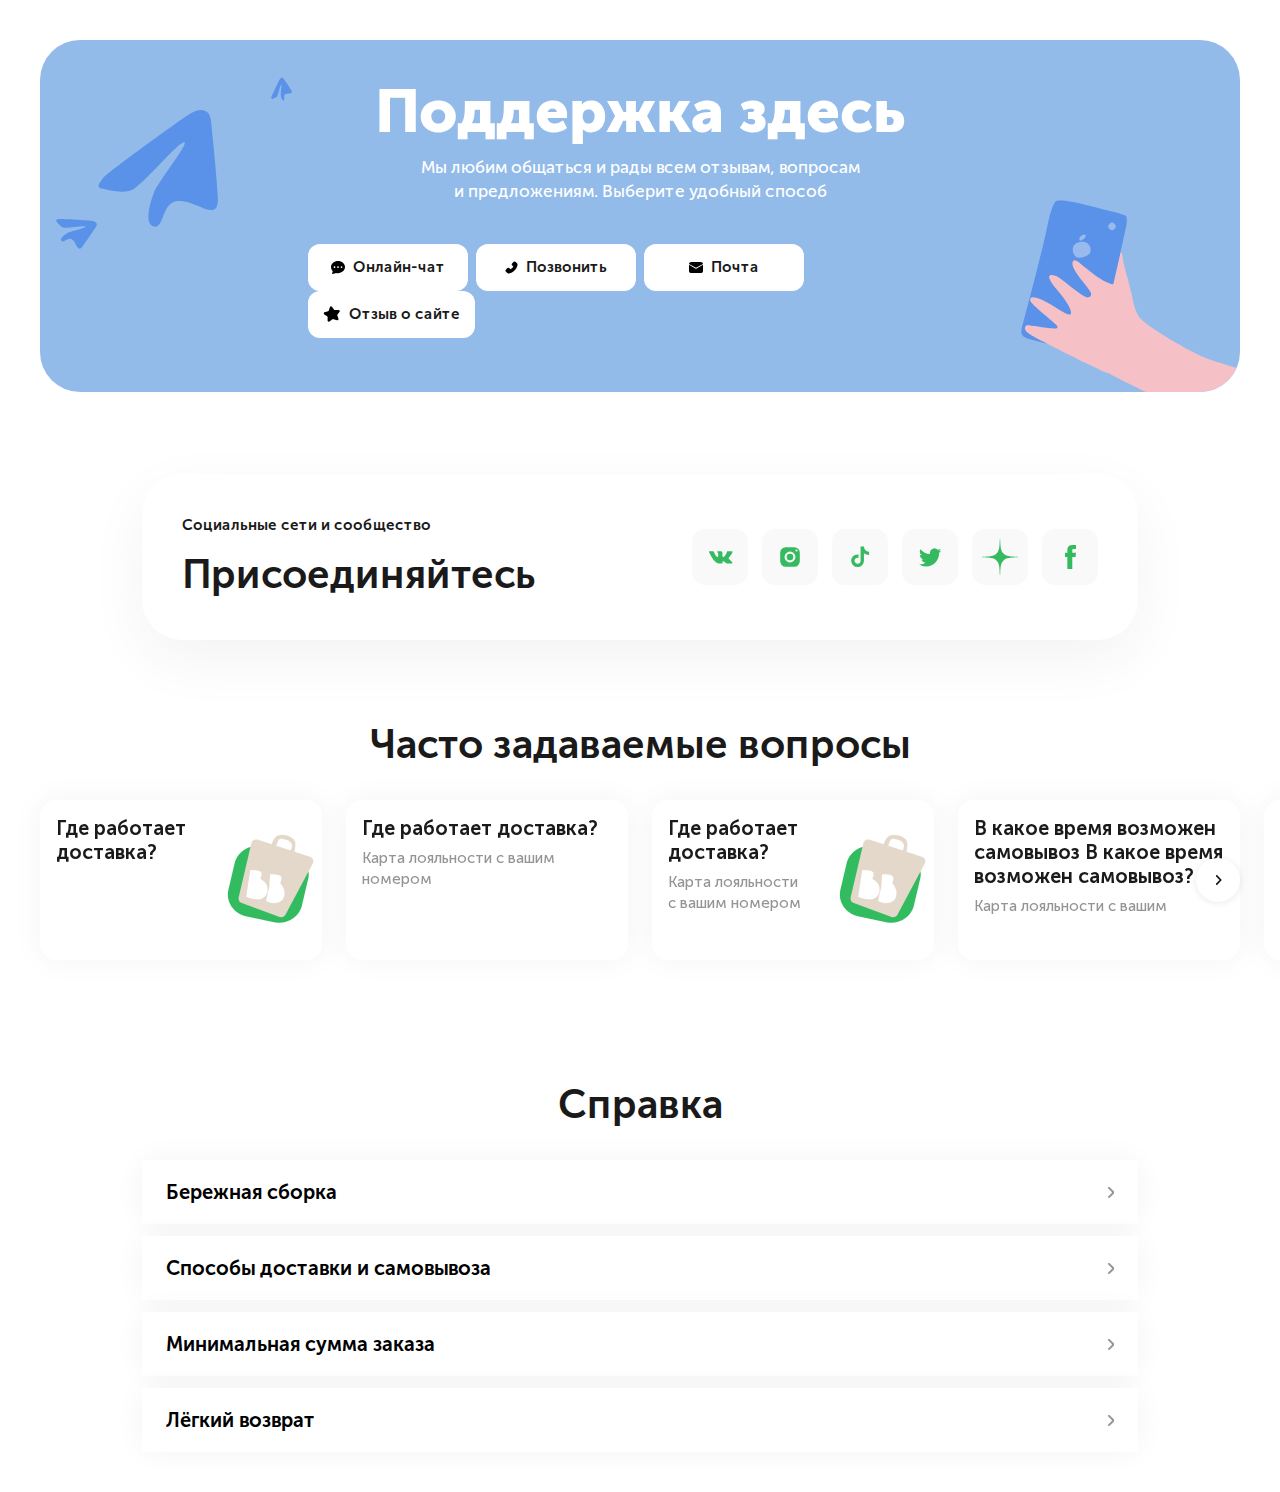
<file: app/index.html>
<!DOCTYPE html>
<html lang="ru" class="page">

<head>
  <meta charset="UTF-8">
  <meta name="viewport" content="width=device-width, initial-scale=1.0">
  <!--<link rel="shortcut icon" href="favicon.ico" type="image/x-icon">-->
  <meta http-equiv="X-UA-Compatible" content="ie=edge">
  <meta name="theme-color" content="#111111">
  <title>MaxGraph New Site</title>
  <link rel="stylesheet" href="css/vendor.css">
  <link rel="stylesheet" href="css/main.css">
  <script defer src="js/main.js"></script>
</head>

<body class="page__body">
  <div class="site-container">
    <main class="main">
      <div class="container">
        <section class="hero">
          <div class="hero__content">
            <h1 class="hero__title">Поддержка здесь</h1>
            <p class="hero__descr">
              Мы любим общаться и рады всем отзывам, вопросам
              и предложениям. Выберите удобный способ
            </p>
            <div class="hero__buttons">
              <a href="#" class="hero__btn">
                <svg class="hero__icon hero__icon-1">
                  <use xlink:href="img/sprite.svg#icon-message">
                    <use />
                </svg>
                Онлайн-чат
              </a>
              <a href="#" class="hero__btn">
                <svg class="hero__icon hero__icon-2">
                  <use xlink:href="img/sprite.svg#icon-phone">
                    <use />
                </svg>
                Позвонить
              </a>
              <a href="#" class="hero__btn">
                <svg class="hero__icon hero__icon-3">
                  <use xlink:href="img/sprite.svg#icon-mail">
                    <use />
                </svg>
                Почта
              </a>
              <a href="#" class="hero__btn">
                <svg class="hero__icon hero__icon-4">
                  <use xlink:href="img/sprite.svg#icon-star">
                    <use />
                </svg>
                Отзыв о сайте
              </a>
            </div>
          </div>
        </section>
        <section class="block">
          <div class="block__left">
            <h2 class="block__sub-title">Социальные сети и сообщество</h2>
            <p class="block__title title">Присоединяйтесь</p>
          </div>
          <div class="block__right">
            <ul class="socials list-reset">
              <li class="social">
                <a class="social__link" href="#">
                  <svg class="social__svg social__svg-1">
                    <use xlink:href="img/sprite.svg#icon-vk">
                      <use />
                  </svg>
                </a>
              </li>
              <li class="social">
                <a class="social__link" href="#">
                  <svg class="social__svg social__svg-2">
                    <use xlink:href="img/sprite.svg#icon-inst">
                      <use />
                  </svg>
                </a>
              </li>
              <li class="social">
                <a class="social__link" href="#">
                  <svg class="social__svg social__svg-3">
                    <use xlink:href="img/sprite.svg#icon-music">
                      <use />
                  </svg>
                </a>
              </li>
              <li class="social">
                <a class="social__link" href="#">
                  <svg class="social__svg social__svg-4">
                    <use xlink:href="img/sprite.svg#icon-twitter">
                      <use />
                  </svg>
                </a>
              </li>
              <li class="social">
                <a class="social__link" href="#">
                  <svg class="social__svg social__svg-5">
                    <use xlink:href="img/sprite.svg#icon-dzen">
                      <use />
                  </svg>
                </a>
              </li>
              <li class="social">
                <a class="social__link" href="#">
                  <svg class="social__svg social__svg-6">
                    <use xlink:href="img/sprite.svg#icon-fb">
                      <use />
                  </svg>
                </a>
              </li>
            </ul>
          </div>
        </section>
      </div>
      <section class="slider">
        <div class="container">
          <h2 class="slider__title title">Часто задаваемые вопросы</h2>
          <div class="swiper">
            <div class="swiper-wrapper">
              <div class="swiper-slide">
                <div class="card">
                  <div class="card__left">
                    <div class="card__title">Где работает доставка?</div>
                  </div>
                  <div class="card__right">
                    <img src="img/main-page/slider/slider-img.png" alt="icon" class="card__img">
                  </div>
                </div>
              </div>
              <div class="swiper-slide">
                <div class="card">
                  <div class="card__left">
                    <div class="card__title">Где работает доставка?</div>
                    <div class="card__text">Карта лояльности с вашим номером </div>
                  </div>
                </div>
              </div>
              <div class="swiper-slide">
                <div class="card">
                  <div class="card__left">
                    <div class="card__title">Где работает доставка?</div>
                    <div class="card__text">Карта лояльности с вашим номером </div>
                  </div>
                  <div class="card__right">
                    <img src="img/main-page/slider/slider-img.png" alt="icon" class="card__img">
                  </div>
                </div>
              </div>
              <div class="swiper-slide">
                <div class="card">
                  <div class="card__left">
                    <div class="card__title">В какое время возможен самовывоз В какое время возможен самовывоз?</div>
                    <div class="card__text">Карта лояльности с вашим </div>
                  </div>
                </div>
              </div>
              <div class="swiper-slide">
                <div class="card">
                  <div class="card__left">
                    <div class="card__title">Где работает доставка?</div>
                  </div>
                  <div class="card__right">
                    <img src="img/main-page/slider/slider-img.png" alt="icon" class="card__img">
                  </div>
                </div>
              </div>
              <div class="swiper-slide">
                <div class="card">
                  <div class="card__left">
                    <div class="card__title">Где работает доставка?</div>
                    <div class="card__text">Карта лояльности с вашим номером </div>
                  </div>
                </div>
              </div>
              <div class="swiper-slide">
                <div class="card">
                  <div class="card__left">
                    <div class="card__title">Где работает доставка?</div>
                    <div class="card__text">Карта лояльности с вашим номером </div>
                  </div>
                  <div class="card__right">
                    <img src="img/main-page/slider/slider-img.png" alt="icon" class="card__img">
                  </div>
                </div>
              </div>
              <div class="swiper-slide">
                <div class="card">
                  <div class="card__left">
                    <div class="card__title">В какое время возможен самовывоз В какое время возможен самовывоз?</div>
                    <div class="card__text">Карта лояльности с вашим </div>
                  </div>
                </div>
              </div>
              <div class="swiper-slide">
                <div class="card">
                  <div class="card__left">
                    <div class="card__title">Где работает доставка?</div>
                  </div>
                  <div class="card__right">
                    <img src="img/main-page/slider/slider-img.png" alt="icon" class="card__img">
                  </div>
                </div>
              </div>
              <div class="swiper-slide">
                <div class="card">
                  <div class="card__left">
                    <div class="card__title">Где работает доставка?</div>
                    <div class="card__text">Карта лояльности с вашим номером </div>
                  </div>
                </div>
              </div>
              <div class="swiper-slide">
                <div class="card">
                  <div class="card__left">
                    <div class="card__title">Где работает доставка?</div>
                    <div class="card__text">Карта лояльности с вашим номером </div>
                  </div>
                  <div class="card__right">
                    <img src="img/main-page/slider/slider-img.png" alt="icon" class="card__img">
                  </div>
                </div>
              </div>
              <div class="swiper-slide">
                <div class="card">
                  <div class="card__left">
                    <div class="card__title">В какое время возможен самовывоз В какое время возможен самовывоз?</div>
                    <div class="card__text">Карта лояльности с вашим </div>
                  </div>
                </div>
              </div>
              <div class="swiper-slide">
                <div class="card">
                  <div class="card__left">
                    <div class="card__title">Где работает доставка?</div>
                  </div>
                  <div class="card__right">
                    <img src="img/main-page/slider/slider-img.png" alt="icon" class="card__img">
                  </div>
                </div>
              </div>
              <div class="swiper-slide">
                <div class="card">
                  <div class="card__left">
                    <div class="card__title">Где работает доставка?</div>
                    <div class="card__text">Карта лояльности с вашим номером </div>
                  </div>
                </div>
              </div>
              <div class="swiper-slide">
                <div class="card">
                  <div class="card__left">
                    <div class="card__title">Где работает доставка?</div>
                    <div class="card__text">Карта лояльности с вашим номером </div>
                  </div>
                  <div class="card__right">
                    <img src="img/main-page/slider/slider-img.png" alt="icon" class="card__img">
                  </div>
                </div>
              </div>
              <div class="swiper-slide">
                <div class="card">
                  <div class="card__left">
                    <div class="card__title">В какое время возможен самовывоз В какое время возможен самовывоз?</div>
                    <div class="card__text">Карта лояльности с вашим </div>
                  </div>
                </div>
              </div>
              <div class="swiper-slide">
                <div class="card">
                  <div class="card__left">
                    <div class="card__title">Где работает доставка?</div>
                  </div>
                  <div class="card__right">
                    <img src="img/main-page/slider/slider-img.png" alt="icon" class="card__img">
                  </div>
                </div>
              </div>
              <div class="swiper-slide">
                <div class="card">
                  <div class="card__left">
                    <div class="card__title">Где работает доставка?</div>
                    <div class="card__text">Карта лояльности с вашим номером </div>
                  </div>
                </div>
              </div>
              <div class="swiper-slide">
                <div class="card">
                  <div class="card__left">
                    <div class="card__title">Где работает доставка?</div>
                    <div class="card__text">Карта лояльности с вашим номером </div>
                  </div>
                  <div class="card__right">
                    <img src="img/main-page/slider/slider-img.png" alt="icon" class="card__img">
                  </div>
                </div>
              </div>
              <div class="swiper-slide">
                <div class="card">
                  <div class="card__left">
                    <div class="card__title">В какое время возможен самовывоз В какое время возможен самовывоз?</div>
                    <div class="card__text">Карта лояльности с вашим </div>
                  </div>
                </div>
              </div>
              <div class="swiper-slide">
                <div class="card">
                  <div class="card__left">
                    <div class="card__title">Где работает доставка?</div>
                  </div>
                  <div class="card__right">
                    <img src="img/main-page/slider/slider-img.png" alt="icon" class="card__img">
                  </div>
                </div>
              </div>
              <div class="swiper-slide">
                <div class="card">
                  <div class="card__left">
                    <div class="card__title">Где работает доставка?</div>
                    <div class="card__text">Карта лояльности с вашим номером </div>
                  </div>
                </div>
              </div>
              <div class="swiper-slide">
                <div class="card">
                  <div class="card__left">
                    <div class="card__title">Где работает доставка?</div>
                    <div class="card__text">Карта лояльности с вашим номером </div>
                  </div>
                  <div class="card__right">
                    <img src="img/main-page/slider/slider-img.png" alt="icon" class="card__img">
                  </div>
                </div>
              </div>
              <div class="swiper-slide">
                <div class="card">
                  <div class="card__left">
                    <div class="card__title">В какое время возможен самовывоз В какое время возможен самовывоз?</div>
                    <div class="card__text">Карта лояльности с вашим </div>
                  </div>
                </div>
              </div>
            </div>
            <div class="swiper-button-next"></div>
            <div class="swiper-button-prev"></div>
          </div>
        </div>
      </section>
      <div class="container">
        <section class="accordion">
          <h2 class="accordion__title title">Справка</h2>
          <div class="accordion__box">
            <button class="accordion__btn" type="button" aria-label="открвыть подробную информацию">
              Бережная сборка
            </button>
            <div class="accordion__content">
              <p class="accordion__text">
                Это карта лояльности с вашим номером покупат Это карта лояльности с вашим номером покупат
              </p>
            </div>
          </div>
          <div class="accordion__box">
            <button class="accordion__btn" type="button" aria-label="открвыть подробную информацию">
              Способы доставки и самовывоза
            </button>
            <div class="accordion__content">
              <p class="accordion__text">
                Это карта лояльности с вашим номером покупат Это карта <br> лояльности с вашим номером покупат
              </p>
            </div>
          </div>
          <div class="accordion__box">
            <button class="accordion__btn" type="button" aria-label="открвыть подробную информацию">
              Минимальная сумма заказа
            </button>
            <div class="accordion__content">
              <p class="accordion__text">
                Это карта лояльности с вашим номером покупат Это карта лояльности с вашим номером покупат
              </p>
            </div>
          </div>
          <div class="accordion__box">
            <button class="accordion__btn" type="button" aria-label="открвыть подробную информацию">
              Лёгкий возврат
            </button>
            <div class="accordion__content">
              <p class="accordion__text">
                Это карта лояльности с вашим номером покупат Это карта <br> лояльности с вашим номером покупат
              </p>
            </div>
          </div>
        </section>
      </div>
    </main>
  </div>
</body>

</html>
</file>
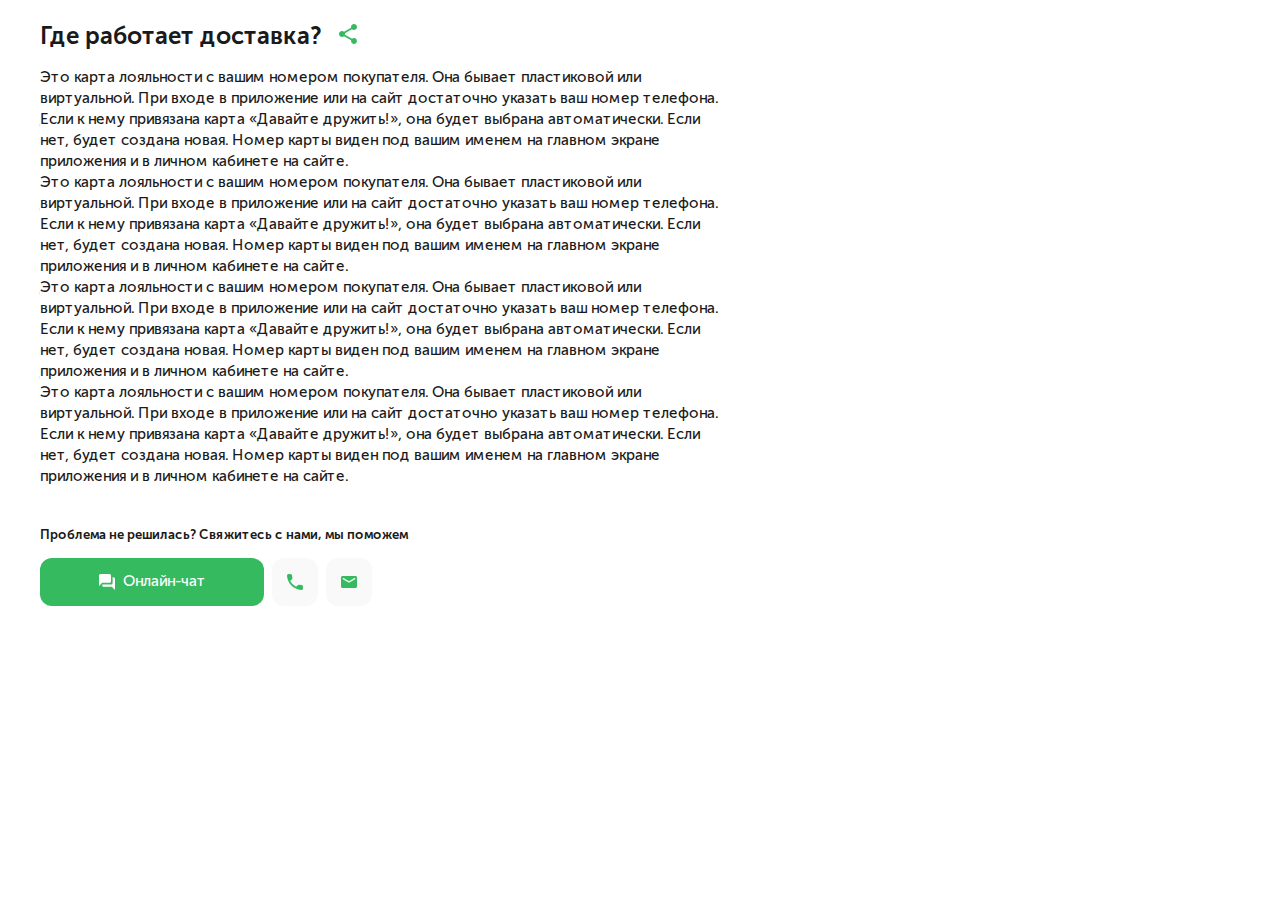
<file: app/article.html>
<!DOCTYPE html>
<html lang="ru" class="page">

<head>
  <meta charset="UTF-8">
  <meta name="viewport" content="width=device-width, initial-scale=1.0">
  <!--<link rel="shortcut icon" href="favicon.ico" type="image/x-icon">-->
  <meta http-equiv="X-UA-Compatible" content="ie=edge">
  <meta name="theme-color" content="#111111">
  <title>MaxGraph New Site</title>
  <link rel="stylesheet" href="css/vendor.css">
  <link rel="stylesheet" href="css/main.css">
  <script defer src="js/main.js"></script>
</head>

<body class="page__body">
  <div class="site-container">
    <main class="article">
      <div class="container article__container">
        <div class="article__wrap">
          <div class="article__head">
            <h1 class="article__title">Где работает доставка?</h1>
            <a class="article__share" href="#">
              <svg class="article__head-svg">
                <use xlink:href="img/sprite.svg#icon-share">
                  <use />
              </svg>
            </a>
          </div>
          <div class="article__content">
            <p>Это карта лояльности с вашим номером покупателя. Она бывает пластиковой или виртуальной. При входе в
              приложение или на сайт достаточно указать ваш номер телефона. Если к нему привязана карта «Давайте
              дружить!»,
              она будет выбрана автоматически. Если нет, будет создана новая. Номер карты виден под вашим именем на
              главном
              экране приложения и в личном кабинете на сайте.
            <p>
              Это карта лояльности с вашим номером покупателя. Она бывает пластиковой или виртуальной. При входе в
              приложение или на сайт достаточно указать ваш номер телефона. Если к нему привязана карта «Давайте
              дружить!»,
              она будет выбрана автоматически. Если нет, будет создана новая. Номер карты виден под вашим именем на
              главном
              экране приложения и в личном кабинете на сайте.
            </p>
            <p>
              Это карта лояльности с вашим номером покупателя. Она бывает пластиковой или виртуальной. При входе в
              приложение или на сайт достаточно указать ваш номер телефона. Если к нему привязана карта «Давайте
              дружить!»,
              она будет выбрана автоматически. Если нет, будет создана новая. Номер карты виден под вашим именем на
              главном
              экране приложения и в личном кабинете на сайте.
            </p>
            <p>Это карта лояльности с вашим номером покупателя. Она бывает пластиковой или виртуальной. При входе в
              приложение или на сайт достаточно указать ваш номер телефона. Если к нему привязана карта «Давайте
              дружить!»,
              она будет выбрана автоматически. Если нет, будет создана новая. Номер карты виден под вашим именем на
              главном
              экране приложения и в личном кабинете на сайте.</p>
            </p>
          </div>
          <div class="article__support">
            <h2 class="article__sub-title">Проблема не решилась? Свяжитесь с нами, мы поможем</h2>
            <div class="article__buttons">
              <a class="article__button green" href="#">
                <svg class="article__svg article__svg-1">
                  <use xlink:href="img/sprite.svg#icon-chat">
                    <use />
                </svg>
                Онлайн-чат
              </a>
              <a class="article__button grey" href="#">
                <svg class="article__svg article__svg-2">
                  <use xlink:href="img/sprite.svg#icon-phone-article">
                    <use />
                </svg>
              </a>
              <a class="article__button grey" href="#">
                <svg class="article__svg article__svg-3">
                  <use xlink:href="img/sprite.svg#icon-message-article">
                    <use />
                </svg>
              </a>
            </div>
          </div>
        </div>
      </div>
    </main>
  </div>
</body>

</html>
</file>
<file: app/css/main.css>
/* stylelint-disable */
/* stylelint-disable */
/* stylelint-disable */
.custom-checkbox__field:checked + .custom-checkbox__content::after {
  opacity: 1;
}

.custom-checkbox__field:focus + .custom-checkbox__content::before {
  outline: 2px solid #f00;
  outline-offset: 2px;
}

.custom-checkbox__field:disabled + .custom-checkbox__content {
  opacity: 0.4;
  pointer-events: none;
}

/* stylelint-disable */
/* stylelint-disable */
@font-face {
  font-family: "Museo-Sans";
  src: url("../fonts/../fonts/MuseoSansCyrl-300.woff2") format("woff2");
  font-weight: 300;
  font-display: swap;
  font-style: normal;
}
@font-face {
  font-family: "Museo-Sans";
  src: url("../fonts/../fonts/MuseoSansCyrl-500.woff2") format("woff2");
  font-weight: 500;
  font-display: swap;
  font-style: normal;
}
@font-face {
  font-family: "Museo-Sans";
  src: url("../fonts/../fonts/MuseoSansCyrl-700.woff2") format("woff2");
  font-weight: 700;
  font-display: swap;
  font-style: normal;
}
@font-face {
  font-family: "Museo-Sans";
  src: url("../fonts/../fonts/MuseoSansCyrl-900.woff2") format("woff2");
  font-weight: 900;
  font-display: swap;
  font-style: normal;
}
html {
  font-size: 10px;
  -webkit-box-sizing: border-box;
  box-sizing: border-box;
}

*,
*::before,
*::after {
  -webkit-box-sizing: inherit;
  box-sizing: inherit;
}

body {
  font-family: "Museo-Sans";
  font-size: 1.5rem;
  color: #1a1a1a;
}

.container {
  max-width: 1280px;
  padding: 0 40px;
  margin: 0 auto;
}
@media (max-width: 768px) {
  .container {
    max-width: 1240px;
    padding: 0 20px;
  }
}

.main {
  padding: 40px 0;
}

.list-reset {
  list-style: none;
  padding: 0;
  margin: 0;
}

.title {
  font-weight: 600;
  font-size: 4rem;
  line-height: 120%;
}
@media (max-width: 1023px) {
  .title {
    font-size: 3.2rem;
  }
}
@media (max-width: 768px) {
  .title {
    font-size: 2.6rem;
  }
}
@media (max-width: 480px) {
  .title {
    font-size: 2.2rem;
  }
}

.hero {
  position: relative;
  background: #93bbea;
  border-radius: 40px;
  padding: 40px 40px 54px 40px;
  margin-bottom: 82px;
  text-align: center;
  overflow: hidden;
}
@media (max-width: 768px) {
  .hero {
    padding: 30px;
  }
}
@media (max-width: 480px) {
  .hero {
    margin-bottom: 40px;
  }
}
.hero::before {
  content: "";
  position: absolute;
  left: 0;
  top: 37px;
  width: 275px;
  height: 175px;
  background-image: url("../img/main-page/hero/airplans.svg");
  background-position: center;
  background-repeat: no-repeat;
  background-size: 275px 175px;
}
@media (max-width: 992px) {
  .hero::before {
    opacity: 0.7;
  }
}
@media (max-width: 480px) {
  .hero::before {
    content: none;
  }
}
.hero::after {
  content: "";
  position: absolute;
  right: 0;
  bottom: 0;
  width: 278px;
  height: 226px;
  background-image: url("../img/main-page/hero/hand.svg");
  background-position: center;
  background-repeat: no-repeat;
  background-size: 278px 226px;
}
@media (max-width: 992px) {
  .hero::after {
    opacity: 0.7;
  }
}
@media (max-width: 480px) {
  .hero::after {
    content: none;
  }
}

.hero__content {
  position: relative;
  z-index: 1;
}

.hero__title {
  margin: 0;
  margin-bottom: 4px;
  color: #ffffff;
  font-weight: 900;
  font-size: 6rem;
  line-height: 120%;
}
@media (max-width: 1023px) {
  .hero__title {
    font-size: 5rem;
  }
}
@media (max-width: 768px) {
  .hero__title {
    font-size: 4rem;
  }
}
@media (max-width: 480px) {
  .hero__title {
    font-size: 2.8rem;
  }
}

.hero__descr {
  margin: 0 auto;
  margin-bottom: 40px;
  color: #ffffff;
  font-size: 1.7rem;
  line-height: 140%;
  max-width: 535px;
}
@media (max-width: 480px) {
  .hero__descr {
    margin-bottom: 20px;
  }
}

.hero__buttons {
  display: -webkit-box;
  display: -ms-flexbox;
  display: flex;
  -webkit-box-align: center;
  -ms-flex-align: center;
  align-items: center;
  max-width: 664px;
  margin: 0 auto;
  -ms-flex-wrap: wrap;
  flex-wrap: wrap;
}

.hero__btn {
  min-width: 160px;
  font-weight: 600;
  display: -webkit-inline-box;
  display: -ms-inline-flexbox;
  display: inline-flex;
  -webkit-box-align: center;
  -ms-flex-align: center;
  align-items: center;
  -webkit-box-pack: center;
  -ms-flex-pack: center;
  justify-content: center;
  color: inherit;
  text-decoration: none;
  padding: 15px;
  background: #ffffff;
  border-radius: 12px;
  -webkit-transition: color 0.3s ease, background 0.3s ease;
  -o-transition: color 0.3s ease, background 0.3s ease;
  transition: color 0.3s ease, background 0.3s ease;
}
@media (max-width: 850px) {
  .hero__btn {
    width: 49%;
    margin: 0;
    margin-bottom: 10px;
  }
  .hero__btn:nth-child(odd) {
    margin-right: 10px;
  }
}
@media (min-width: 851px) {
  .hero__btn:not(:last-child) {
    margin-right: 8px;
  }
}
@media (max-width: 600px) {
  .hero__btn {
    width: 100%;
  }
  .hero__btn:nth-child(odd) {
    margin-right: 0;
  }
}
.hero__btn:hover {
  color: #ffffff;
  background: #699dd8;
}
.hero__btn:hover .hero__icon {
  fill: #ffffff;
}
.hero__btn:active {
  color: #ffffff;
  background: #4c8cd4;
}
.hero__btn:active .hero__icon {
  fill: #ffffff;
}

.hero__icon {
  margin-right: 8px;
  -webkit-transition: fill 0.3s ease;
  -o-transition: fill 0.3s ease;
  transition: fill 0.3s ease;
}
.hero__icon-1 {
  width: 14px;
  height: 13px;
}
.hero__icon-2 {
  width: 13px;
  height: 13px;
}
.hero__icon-3 {
  width: 14px;
  height: 11px;
}
.hero__icon-4 {
  width: 18px;
  height: 16px;
  margin-bottom: 1px;
}

.block {
  max-width: 996px;
  margin: 0 auto;
  padding: 42px 40px;
  -webkit-box-shadow: 0px 20px 60px rgba(26, 26, 26, 0.05);
  box-shadow: 0px 20px 60px rgba(26, 26, 26, 0.05);
  border-radius: 40px;
  margin-bottom: 80px;
}
@media (min-width: 961px) {
  .block {
    display: -webkit-box;
    display: -ms-flexbox;
    display: flex;
    -webkit-box-align: center;
    -ms-flex-align: center;
    align-items: center;
    -webkit-box-pack: justify;
    -ms-flex-pack: justify;
    justify-content: space-between;
  }
}
@media (max-width: 600px) {
  .block {
    padding: 40px 20px;
    margin-bottom: 40px;
  }
}

@media (max-width: 960px) {
  .block__right {
    margin-top: 40px;
  }
}

.block__sub-title {
  margin: 0;
  font-weight: 600;
  font-size: 1.5rem;
  line-height: 120%;
}

.block__title {
  margin: 0;
  margin-top: 16px;
}

.socials {
  display: -webkit-box;
  display: -ms-flexbox;
  display: flex;
  -webkit-box-align: center;
  -ms-flex-align: center;
  align-items: center;
  -ms-flex-wrap: wrap;
  flex-wrap: wrap;
  -webkit-box-pack: center;
  -ms-flex-pack: center;
  justify-content: center;
}
@media (min-width: 601px) {
  .socials {
    -webkit-box-pack: justify;
    -ms-flex-pack: justify;
    justify-content: space-between;
  }
}

.social {
  -webkit-box-flex: 0;
  -ms-flex: 0 0 56px;
  flex: 0 0 56px;
  width: 56px;
  height: 56px;
}
@media (min-width: 601px) {
  .social:not(:last-child) {
    margin-right: 14px;
  }
}
@media (max-width: 600px) {
  .social {
    margin-bottom: 20px;
    margin-right: 10px;
    margin-left: 10px;
  }
}

.social__link {
  width: 100%;
  height: 100%;
  display: -webkit-box;
  display: -ms-flexbox;
  display: flex;
  -webkit-box-align: center;
  -ms-flex-align: center;
  align-items: center;
  -webkit-box-pack: center;
  -ms-flex-pack: center;
  justify-content: center;
  background-color: #f9f9f9;
  border-radius: 13px;
  padding: 10px;
  -webkit-transition: background 0.3s ease;
  -o-transition: background 0.3s ease;
  transition: background 0.3s ease;
}
.social__link:hover {
  background-color: #ececec;
}
.social__link:hover .social__svg {
  fill: #42c86b;
}
.social__link:active {
  background-color: #e0e0e0;
}
.social__link:active .social__svg {
  fill: #55ce7b;
}

.social__svg {
  display: block;
  fill: #36ba5f;
  -webkit-transition: fill 0.3s ease;
  -o-transition: fill 0.3s ease;
  transition: fill 0.3s ease;
}
.social__svg-1 {
  width: 25px;
  height: 13px;
}
.social__svg-2 {
  width: 20px;
  height: 20px;
}
.social__svg-3 {
  width: 19px;
  height: 22px;
}
.social__svg-4 {
  width: 23px;
  height: 19px;
}
.social__svg-5 {
  width: 36px;
  height: 36px;
}
.social__svg-6 {
  width: 11px;
  height: 24px;
}

.slider {
  overflow: hidden;
  padding-bottom: 80px;
}
@media (max-width: 600px) {
  .slider {
    padding-bottom: 40px;
  }
}
@media (max-width: 480px) {
  .slider {
    padding-bottom: 20px;
  }
}
.slider .container {
  overflow: hidden;
  padding-bottom: 40px;
}

.slider__title {
  margin: 0;
  margin-bottom: 32px;
  text-align: center;
}

.swiper {
  overflow: visible;
}

.swiper-slide {
  width: 282px;
  display: inline-block;
}
@media (max-width: 480px) {
  .swiper-slide {
    width: 100%;
  }
}

.card {
  min-height: 128px;
  position: relative;
  display: -webkit-box;
  display: -ms-flexbox;
  display: flex;
  -webkit-box-pack: justify;
  -ms-flex-pack: justify;
  justify-content: space-between;
  padding: 16px;
  background: #ffffff;
  -webkit-box-shadow: 0px 0px 30px rgba(0, 0, 0, 0.05);
  box-shadow: 0px 0px 30px rgba(0, 0, 0, 0.05);
  border-radius: 16px;
}
@media (max-width: 480px) {
  .card {
    padding: 16px 16px 20px 16px;
  }
}

.card__right {
  display: -webkit-box;
  display: -ms-flexbox;
  display: flex;
  -webkit-box-align: center;
  -ms-flex-align: center;
  align-items: center;
}

.card__title {
  margin: 0;
  margin-bottom: 8px;
  font-weight: 600;
  font-size: 2rem;
  line-height: 120%;
}

.card__img {
  margin-right: -9px;
}

.card__text {
  font-size: 1.5rem;
  line-height: 140%;
  color: #949494;
}

.swiper-button-next,
.swiper-button-prev {
  width: 44px;
  height: 44px;
  -webkit-transition: opacity 0.3s ease;
  -o-transition: opacity 0.3s ease;
  transition: opacity 0.3s ease;
}
@media (max-width: 480px) {
  .swiper-button-next,
.swiper-button-prev {
    top: 100%;
  }
}
.swiper-button-next::after,
.swiper-button-prev::after {
  content: "";
  width: 100%;
  height: 100%;
  border-radius: 100%;
  background-color: #ffffff;
  background-repeat: no-repeat;
  background-size: 7px 12px;
  background-position: center;
  -webkit-box-shadow: 0px 1px 7px rgba(0, 0, 0, 0.09);
  box-shadow: 0px 1px 7px rgba(0, 0, 0, 0.09);
}
.swiper-button-next.swiper-button-disabled,
.swiper-button-prev.swiper-button-disabled {
  opacity: 0;
}

.swiper-button-next {
  right: 0;
}
.swiper-button-next::after {
  background-image: url("../img/main-page/slider/icon-arrow.svg");
}

.swiper-button-prev {
  left: 0;
}
.swiper-button-prev::after {
  -webkit-transform: rotate(-180deg);
  -ms-transform: rotate(-180deg);
  transform: rotate(-180deg);
  background-image: url("../img/main-page/slider/icon-arrow.svg");
}

.accordion {
  max-width: 996px;
  margin: 0 auto;
}

.accordion__title {
  margin: 0;
  margin-bottom: 32px;
  text-align: center;
}

.accordion__text {
  margin: 0;
  margin-top: 4px;
  font-size: 1.3rem;
  line-height: 140%;
  color: #949494;
  padding-right: 10px;
}

.accordion__box {
  position: relative;
  -webkit-box-shadow: 0px 0px 30px rgba(0, 0, 0, 0.05);
  box-shadow: 0px 0px 30px rgba(0, 0, 0, 0.05);
  border-radius: 16px;
  -webkit-transition: padding-bottom 0.3s ease;
  -o-transition: padding-bottom 0.3s ease;
  transition: padding-bottom 0.3s ease;
}
.accordion__box::before {
  content: "";
  position: absolute;
  right: 24px;
  top: 50%;
  -webkit-transform: translateY(-50%);
  -ms-transform: translateY(-50%);
  transform: translateY(-50%);
  width: 7px;
  height: 11px;
  background-image: url("../img/main-page/accordion/icon-accordion-arrow.svg");
  pointer-events: none;
}
@media (max-width: 480px) {
  .accordion__box::before {
    right: 20px;
  }
}
.accordion__box:not(:last-child) {
  margin-bottom: 12px;
}
.accordion__box.is-open {
  padding-bottom: 20px;
}

.accordion__btn {
  -webkit-tap-highlight-color: transparent;
  cursor: pointer;
  display: block;
  width: 100%;
  height: 100%;
  text-align: left;
  border: none;
  font-weight: 600;
  font-size: 2rem;
  line-height: 120%;
  padding: 20px 24px;
  background-color: #fff;
  -webkit-transition: padding 0.3s ease;
  -o-transition: padding 0.3s ease;
  transition: padding 0.3s ease;
}
.accordion__btn.is-open {
  padding: 20px 24px 0 24px;
}
.accordion__btn.is-open + .accordion__content {
  opacity: 1;
}

.accordion__content {
  padding: 0 24px;
  opacity: 0;
  overflow: hidden;
  max-height: 0;
  -webkit-transition: max-height 0.3s ease, opacity 0.3s ease;
  -o-transition: max-height 0.3s ease, opacity 0.3s ease;
  transition: max-height 0.3s ease, opacity 0.3s ease;
}

.article {
  padding: 22px 0;
}

.article__wrap {
  max-width: 690px;
}

.article__head {
  display: -webkit-box;
  display: -ms-flexbox;
  display: flex;
  -webkit-box-align: center;
  -ms-flex-align: center;
  align-items: center;
  margin-bottom: 16px;
}

.article__head-svg {
  width: 24px;
  height: 24px;
  fill: #36ba5f;
}

.article__title {
  margin: 0;
  font-weight: bold;
  font-size: 24px;
  line-height: 120%;
  margin-right: 15px;
}

.article__content {
  margin-bottom: 40px;
}
.article__content p {
  line-height: 1.4;
  margin: 0;
}

.article__sub-title {
  margin: 0;
  font-weight: 600;
  font-size: 13px;
  line-height: 120%;
  margin-bottom: 16px;
}

.article__buttons {
  display: -webkit-box;
  display: -ms-flexbox;
  display: flex;
}

.article__button {
  display: -webkit-inline-box;
  display: -ms-inline-flexbox;
  display: inline-flex;
  -webkit-box-align: center;
  -ms-flex-align: center;
  align-items: center;
  padding: 15px;
  color: inherit;
  text-decoration: none;
  border-radius: 12px;
  margin-right: 8px;
  margin-bottom: 8px;
  -webkit-transition: background-color 0.3s ease;
  -o-transition: background-color 0.3s ease;
  transition: background-color 0.3s ease;
}
.article__button.green {
  min-width: 224px;
  -webkit-box-pack: center;
  -ms-flex-pack: center;
  justify-content: center;
  background-color: #36ba5f;
  color: #ffffff;
}
@media (max-width: 600px) {
  .article__button.green {
    min-width: auto;
  }
}
.article__button.green .article__svg {
  fill: #ffffff;
}
.article__button.green:hover {
  background-color: #30a655;
}
.article__button.green:active {
  background-color: #2b924b;
}
.article__button.grey {
  background: #f9f9f9;
}
.article__button.grey:hover {
  background-color: #ececec;
}
.article__button.grey:hover .article__svg {
  fill: #42c86b;
}
.article__button.grey:active {
  background-color: #e0e0e0;
}
.article__button.grey:active .article__svg {
  fill: #55ce7b;
}

.article__svg-1 {
  width: 16px;
  height: 16px;
  margin-right: 8px;
}
.article__svg-2 {
  fill: #36ba5f;
  width: 16px;
  height: 16px;
}
.article__svg-3 {
  fill: #36ba5f;
  width: 16px;
  height: 12px;
}
/*# sourceMappingURL=main.css.map */
</file>
